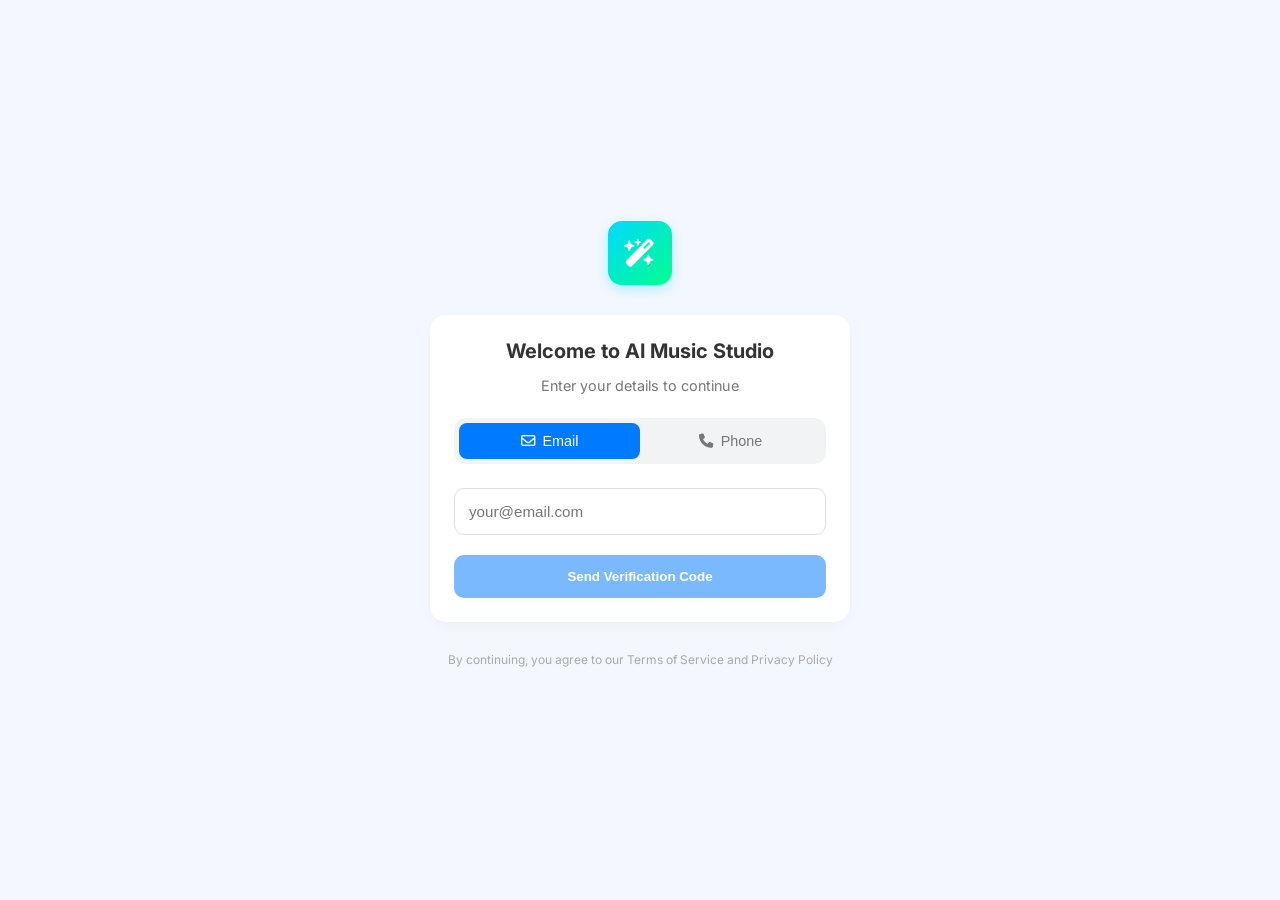
<file: templates/login.html>
<!DOCTYPE html>
<html lang="en">
<head>
    <meta charset="UTF-8">
    <meta name="viewport" content="width=device-width, initial-scale=1.0">
    <title>Login | AI Music Studio</title>
    <link href="https://fonts.googleapis.com/css2?family=Inter:wght@400;500;600&display=swap" rel="stylesheet">
    <link rel="stylesheet" href="https://cdnjs.cloudflare.com/ajax/libs/font-awesome/6.4.0/css/all.min.css">
    <link rel="stylesheet" href="/static/style.css">
</head>
<body>
    <div class="login-container">
    <div class="login-wrapper">
        <div class="logo-box">
            <i class="fa-solid fa-wand-magic-sparkles"></i>
        </div>
        
        <div class="card">
            <div id="step-login">
                <h2>Welcome to AI Music Studio</h2>
                <p class="subtitle" id="login-subtitle">Enter your details to continue</p>

                <div class="toggle-nav">
                    <button class="toggle-item active" id="btn-email">
                        <i class="fa-regular fa-envelope"></i> Email
                    </button>
                    <button class="toggle-item" id="btn-phone">
                        <i class="fa-solid fa-phone"></i> Phone
                    </button>
                </div>

                <input type="text" id="main-input" class="input-field" placeholder="your@email.com">
                <button class="btn-primary" id="send-code-btn">Send Verification Code</button>
            </div>

            <div id="step-verify" class="hidden">
                <h2>Welcome to AI Music Studio</h2>
                <p class="subtitle">Enter the verification code</p>

                <div class="otp-grid">
                    <input type="text" maxlength="1" class="otp-box">
                    <input type="text" maxlength="1" class="otp-box">
                    <input type="text" maxlength="1" class="otp-box">
                    <input type="text" maxlength="1" class="otp-box">
                </div>

                <p class="timer-info">Code expires in <span id="timer-val">60s</span></p>
                <button id="resend-btn" class="resend-link">Didn't receive a code? Resend</button>
                <button class="btn-primary" id="verify-btn">Verify & Continue</button>
                <a href="javascript:void(0)" class="back-link" id="change-link">Change email</a>
            </div>
        </div>
        
        <p class="footer-legal">
            By continuing, you agree to our Terms of Service and Privacy Policy
        </p>
    </div>

<script src="/static/script.js"></script>
<script>
// Intercept send-code response to show welcome back message
const origFetch = window.fetch;
window.fetch = async function(...args) {
    const res = await origFetch(...args);
    const url = typeof args[0] === 'string' ? args[0] : args[0].url;

    if (url.includes('/api/auth/send-code')) {
        const clone = res.clone();
        clone.json().then(data => {
            const subtitle = document.getElementById('login-subtitle');
            if (subtitle && data.is_returning) {
                subtitle.textContent = '👋 Welcome back! Enter your verification code';
                subtitle.style.color = '#7c3aed';
                subtitle.style.fontWeight = '600';
            }
        }).catch(() => {});
    }
    return res;
};
</script>
</body>
</html>
</file>
<file: static/style.css>
/* Master Styles for AI Music Studio */
:root {
    --primary-blue: #007bff;
    --light-blue: #7bb9ff;
    --bg-gray: #f4f7fe;
    --card-white: #ffffff;
    --text-dark: #333;
    --text-gray: #777;
}

/* This centers the entire login wrapper on the screen */
body {
    margin: 0;
    padding: 0;
    background-color: var(--bg-gray);
    font-family: 'Inter', sans-serif;
    min-height: 100vh;
}

.hidden { 
    display: none !important;
    visibility: hidden !important;
    opacity: 0 !important;
 }

/* --- 3. Studio Dashboard Layout --- */
.app-container {
    display: flex; /* This forces Sidebar and Content to be side-by-side */
    height: 100vh;
    width: 100vw;
    overflow: hidden;
}

.sidebar {
    width: 80px;
    background: var(--card-white);
    transition: background-color 0.3s;
    display: flex;
    flex-direction: column;
    align-items: center;
    padding: 20px 0;
    border-right: 1px solid #eee;
    flex-shrink: 0; /* Prevents the sidebar from squishing */
    height: 100vh;
    position: fixed;
    top: 0;
    left: 0;
    z-index: 1001;
}

.sidebar .logo-box {
    margin: 20px auto 40px; /* Centers and adds spacing below logo */
    transform: scale(0.8); /* Shrinks it slightly for the narrow sidebar */
}

.content {
    flex: 1;
    padding: 40px;
    padding-bottom: 200px;
    margin-left: 80px;
    overflow-y: auto;
    display: flex;
    flex-direction: column;
    width: calc(100% - 80px);
    box-sizing: border-box;
}

.nav-menu {
    display: flex;
    flex-direction: column;
    align-items: center;
    width: 100%;
    gap: 25px;
    margin-top: 50px;
    flex: 1;
}

/* Optional: Add an animation for when it appears */
.player-bar:not(.hidden) {
    display: flex !important;
}

@keyframes slideUp {
    from { transform: translateY(100%); }
    to { transform: translateY(0); }
}

#logout-btn:hover {
    color: #cc0000 !important;
    transform: scale(1.1);
}

#logout-btn {
    /* Set color and font-size once */
    color: #ff4d4d; 
    font-size: 22px;
    background: none;
    border: none;
    cursor: pointer;
    transition: transform 0.2s ease, color 0.2s ease;
    padding: 5px 0;
}

/* Ensure the Dark Mode button looks good below Logout */
#theme-toggle {
    font-size: 22px;
    background: none;
    border: none;
    cursor: pointer;
    color: var(--text-gray);
    transition: transform 0.2s ease, color 0.2s ease;
    width: 40px;
    text-align: center;
    padding: 5px 0;
}

#theme-toggle:hover {
    transform: scale(1.1);
    color: var(--primary-blue);
}

body.dark-theme #theme-toggle {
    border-top-color: #334155;
    color: #ffb142;
}

body.dark-theme #logout-btn {
    color: #ff6b6b;
}

.nav-menu button {
    background: none;
    border: none;
    font-size: 22px;
    color: var(--text-gray);
    cursor: pointer;
    transition: color 0.3s;
}

.nav-menu button:hover, .nav-menu button.active {
    color: var(--primary-blue);
}

/* The Login Card */
.card {
   background: var(--card-white);
    padding: 24px;
    border-radius: 16px;
    box-shadow: 0 4px 12px rgba(0, 0, 0, 0.03);
    margin-bottom: 24px;
}

.input-card{
    background: var(--card-white);
    padding: 24px;
    border-radius: 16px;
    box-shadow: 0 4px 12px rgba(0, 0, 0, 0.03);
    margin-bottom: 24px;
    display: flex;
    flex-direction: column;
}

.mixer-card {
    background: var(--card-white);
    padding: 24px;
    border-radius: 16px;
    box-shadow: 0 4px 12px rgba(0, 0, 0, 0.03);
    margin-bottom: 24px;
}

/* AI Generated Track Styling */
.output-card {
    background: white;
    padding: 24px;
    border-radius: 16px;
    box-shadow: 0 4px 12px rgba(0,0,0,0.05);
    margin-top: 20px;
}

.discovery-card {
    flex: 1;
    background: var(--card-white);
    padding: 24px;
    border-radius: 16px;
    text-align: center;
    box-shadow: 0 4px 12px rgba(0,0,0,0.03);
}

h2 { font-size: 1.25rem; color: var(--text-dark); margin-top: 0; margin-bottom: 8px; }
h3 { font-size: 1rem; font-weight: 600; color: var(--text-dark); margin-top: 0; margin-bottom: 16px; }
.subtitle { font-size: 0.9rem; color: var(--text-gray); margin-bottom: 24px; }

/* --- 2. Separate Login Centering --- */
.login-container {
    display: flex;
    justify-content: center;
    align-items: center;
    height: 100vh;
    width: 100%;
}

.login-wrapper {
    width: 100%;
    max-width: 420px;
    text-align: center;
}

/* Logo styling with the gradient from your reference */
.logo-box {
    width: 64px;
    height: 64px;
    background: linear-gradient(135deg, #00d9ff, #00ff8c);
    border-radius: 14px;
    display: flex;
    align-items: center;
    justify-content: center;
    margin: 0 auto 30px;
    color: white;
    font-size: 28px;
    box-shadow: 0 4px 12px rgba(0, 217, 255, 0.3);
}

/* Toggle Navigation */
.toggle-nav {
    display: flex;
    background: #f1f3f5;
    padding: 5px;
    border-radius: 12px;
    margin-bottom: 24px;
}

.toggle-item {
    flex: 1;
    padding: 10px;
    border: none;
    border-radius: 8px;
    cursor: pointer;
    font-size: 0.9rem;
    font-weight: 500;
    background: transparent;
    color: var(--text-gray);
    display: flex;
    align-items: center;
    justify-content: center;
    gap: 8px;
}

.toggle-item.active {
    background: var(--primary-blue);
    color: white;
}

/* Input Fields */
.input-field {
    width: 100%;
    padding: 14px;
    border: 1px solid #e0e0e0;
    border-radius: 10px;
    font-size: 0.95rem;
    margin-bottom: 20px;
    box-sizing: border-box;
}

/* --- Add these to fix the OTP boxes layout --- */
.otp-grid {
    display: flex;
    justify-content: center;
    gap: 12px;
    margin-bottom: 24px;
}

.otp-box {
    width: 50px;
    height: 50px;
    text-align: center;
    border: 1.5px solid #e0e0e0;
    border-radius: 10px;
    font-size: 1.2rem;
    font-weight: 600;
    outline: none;
    background: white;
}

/* Enhancing the OTP box focus for a better typing experience */
.otp-box:focus {
    border-color: var(--primary-blue);
    background-color: rgba(0, 123, 255, 0.05);
}

/* Styling for the Resend Code button */
.resend-link {
    background: none;
    border: none;
    color: var(--primary-blue);
    font-size: 0.85rem;
    font-weight: 500;
    cursor: pointer;
    margin-top: 10px;
    margin-bottom: 20px;
    text-decoration: none; /* Removed underline for a cleaner look */
    display: block;
    width: 100%;
}

/* Primary Blue Button */
.btn-primary {
    width: 100%;
    padding: 14px;
    background-color: var(--light-blue);
    color: white;
    border: none;
    border-radius: 10px;
    font-weight: 600;
    cursor: pointer;
    transition: background 0.2s;
}

/* --- STUDIO & GENERATOR --- */
.workspace {
    display: flex; 
    gap: 30px;
    margin-top: 30px;
}

.generator-settings {
    flex: 2; /* Takes up more space */
}

.mixer-panel {
    flex: 1; /* Sidebar mixer */
    position: sticky;
    top: 20px;
}

.input-card textarea {
    width: 100%;
    min-height: 120px;
    padding: 16px;
    border: 1.5px solid #eee;
    border-radius: 12px;
    resize: none;
    font-family: inherit;
    font-size: 0.95rem;
    background: #fafafa;
    outline: none;
    margin-bottom: 16px; /* Spacing between box and buttons */
    box-sizing: border-box; /* Prevents overflow */
    transition: border-color 0.2s;
}

/* Instrument Chips */
.instrument-list {
    display: flex;
    flex-wrap: wrap;
    gap: 10px;
}

.instrument-chip {
    padding: 8px 16px;
    border-radius: 20px;
    border: 1px solid var(--border-gray);
    background: white;
    cursor: pointer;
    transition: all 0.2s;
}

.instrument-chip.selected {
    background: var(--primary-blue);
    color: white;
    border-color: var(--primary-blue);
}

.instrument-chip.active {
  background: #7c3aed;
  color: #fff;
  border-color: #7c3aed;
}

#duration-slider {
    width: 100%; height: 6px; background: #e9ecef; border-radius: 5px;
    appearance: none; outline: none;
}
#duration-slider::-webkit-slider-thumb {
    appearance: none; width: 18px; height: 18px;
    background: var(--primary-blue); border-radius: 50%; cursor: pointer;
}

/* Make the big generate button stand out */
.main-generate-btn {
    width: 100%;
    padding: 16px;
    background: var(--primary-blue);
    color: white;
    border: none;
    border-radius: 12px;
    font-weight: 600;
    font-size: 1rem;
    cursor: pointer;
    margin-bottom: 30px;
    transition: transform 0.2s, background 0.2s;
    box-shadow: 0 4px 15px rgba(0, 123, 255, 0.2);
}

.main-generate-btn:hover {
    background: #0056b3;
    transform: translateY(-2px);
}

/* Professional Vertical Mixer Faders */
.faders {
    display: flex;
    justify-content: space-around;
    align-items: center;
    height: 250px; /* Height of the mixing board area */
    background: var(--card-white);
    border-radius: 12px;
    padding: 20px;
}

.fader-group {
    display: flex;
    flex-direction: column;
    align-items: center;
    gap: 15px;
}

.fader-group label {
    font-size: 0.75rem;
    font-weight: 600;
    color: var(--text-gray);
    text-transform: uppercase;
}

/* Customizing the slider look */
.v-fader {
    -webkit-appearance: slider-vertical;
    appearance: slider-vertical;
    width: 20px;
    height: 180px;
    background: #e2e8f0; /* The "track" of the slider */
    border-radius: 5px;
    outline: none;
    writing-mode: bt-lr; /* For browser compatibility */
    cursor: pointer;
}

/* The "Thumb" - The part the user grabs */
.v-fader::-webkit-slider-thumb {
    -webkit-appearance: none;
    appearance: none;
    width: 28px;
    height: 14px;
    background: var(--primary-blue);
    border: 2px solid white;
    border-radius: 4px;
    box-shadow: 0 2px 5px rgba(0, 0, 0, 0.2);
    cursor: pointer;
}

/* --- Discovery Hub Layout --- */
.discovery-grid {
    display: flex;
    gap: 24px;
    margin-bottom: 30px;
}

.discovery-card { flex: 1; text-align: center; }

/* Hum to Search Section */
.record-circle {
    width: 80px;
    height: 80px;
    background: #f0f7ff; /* Soft blue background */
    color: var(--primary-blue); /* Studio blue icon */
    border-radius: 50%;
    display: flex;
    align-items: center;
    justify-content: center;
    font-size: 32px;
    margin: 20px auto;
    cursor: pointer;
    transition: all 0.3s ease;
    border: 2px solid transparent;
}

.record-circle:hover {
    transform: scale(1.05);
    border-color: var(--light-blue);
    background: #e1efff;
}

/* Lyric Search Box */
.search-box {
    display: flex;
    gap: 10px;
    margin: 20px 0;
}

.search-box input {
    flex: 1;
    padding: 12px;
    border: 1.5px solid var(--border-gray);
    border-radius: 10px;
    outline: none;
    background: var(--card-white);
    color: var(--text-dark);
}

/* Results Container */
.results-container {
    background: var(--card-white);
    border-radius: 16px;
    padding: 24px;
    box-shadow: 0 4px 12px rgba(0,0,0,0.03);
    min-height: 160px;
    /* Let the container grow naturally to wrap ALL results */
    height: auto;
    flex-shrink: 0;
    display: flex;
    flex-direction: column;
    overflow: visible;
    /* Ensure bottom padding so last result isn't clipped by player bar */
    margin-bottom: 20px;
}

.results-placeholder {
    display: flex;
    flex-direction: column;
    align-items: center;
    justify-content: center;
    flex: 1;
    padding: 40px 0;
    color: var(--text-gray);
    text-align: center;
}

.results-placeholder i {
    font-size: 48px;
    color: var(--light-blue);
    margin-bottom: 16px;
}

.results-placeholder h3 { margin: 0 0 8px; }
.results-placeholder p  { margin: 0; font-size: 0.9rem; }

.search-results-list h3 { margin: 0 0 16px; }

/* Track List Styling */
.track-item {
    display: flex;
    align-items: center;
    padding: 14px 16px;
    background: var(--card-white);
    border: 1px solid var(--border-gray);
    border-radius: 14px;
    margin-bottom: 10px;
    cursor: pointer;
    transition: all 0.2s;
    gap: 14px;
}

.track-item:hover { 
    background: #f0f7ff; 
    border-color: var(--light-blue);
    transform: translateY(-1px);
    box-shadow: 0 4px 12px rgba(0,120,255,0.08);
}

.track-actions {
    display: flex;
    gap: 8px;
    flex-shrink: 0;
}

.track-action-btn {
    background: none;
    border: 1px solid var(--border-gray);
    border-radius: 8px;
    width: 44px;
    height: 44px;
    cursor: pointer;
    color: var(--text-gray);
    transition: all 0.2s;
    display: flex;
    align-items: center;
    justify-content: center;
    font-size: 1.1rem;
}

.track-action-btn:hover {
    background: var(--primary-blue);
    color: white;
    border-color: var(--primary-blue);
}

/* YouTube brand color */
.track-action-btn[title="Search on YouTube"] {
    color: #FF0000;
    border-color: #FF0000;
}
.track-action-btn[title="Search on YouTube"]:hover {
    background: #FF0000;
    color: white;
    border-color: #FF0000;
}

/* Spotify brand color */
.track-action-btn[title="Search on Spotify"] {
    color: #1DB954;
    border-color: #1DB954;
}
.track-action-btn[title="Search on Spotify"]:hover {
    background: #1DB954;
    color: white;
    border-color: #1DB954;
}

/* --- Global Player Bar --- */
.player-bar {
    position: fixed;
    bottom: 0;
    left: 80px;
    width: calc(100% - 80px);
    background: var(--card-white);
    transition: background-color 0.3s, transform 0.4s ease-out;
    border-top: 1px solid #eee;
    display: flex;
    align-items: center;/* Increase the second number (80px) to move everything left */
    padding: 15px 40px; 
    gap: 30px;
    z-index: 1000;
    justify-content: space-between;
    box-sizing: border-box; /* Ensures padding doesn't break the width */
}

.sidebar {
    width: 80px;
    background: var(--card-white);
    transition: background-color 0.3s;
    display: flex;
    flex-direction: column;
    align-items: center;
    padding: 20px 0;
    border-right: 1px solid #eee;
    height: 100vh;
    position: fixed; /* Fixed so it never moves */
    left: 0;
    top: 0;
    z-index: 1001; /* Stays above the player bar */
}

.now-playing { width: 300px; display: flex; gap: 15px; align-items: center; }
.player-controls { flex: 1; text-align: center; max-width: 600px; }
.main-controls { display: flex; justify-content: center; gap: 20px; margin-bottom: 5px; }

.progress-slider, .volume-slider { 
    -webkit-appearance: none;
    flex: 1;
    height: 4px;
    background: #e2e8f0;
    border-radius: 5px;
    outline: none;
}

.progress-slider::-webkit-slider-thumb {
    -webkit-appearance: none;
    width: 12px;
    height: 12px;
    background: var(--primary-blue);
    border-radius: 50%;
    cursor: pointer;
}

.volume-controls { 
    width: 200px; 
    display: flex; 
    align-items: center; 
    justify-content: flex-end;
    gap: 12px; 
    margin-left: auto; 
    padding-right: 20px;}

.btn-primary:hover { background-color: var(--primary-blue); }



.input-card textarea:focus {
    border-color: var(--primary-blue);
}

input[type="range"]#duration-slider {
    width: 100%;
    height: 6px;
    background: #e9ecef;
    border-radius: 5px;
    appearance: none;
    outline: none;
}

input[type="range"]#duration-slider::-webkit-slider-thumb {
    appearance: none;
    width: 18px;
    height: 18px;
    background: var(--primary-blue);
    border-radius: 50%;
    cursor: pointer;
}

/* Professional Reset Button Styling */
.reset-btn {
    width: 100%;
    margin-top: 24px;
    padding: 12px;
    background: #f1f3f5;
    color: var(--text-gray);
    border: none;
    border-radius: 10px;
    font-weight: 600;
    font-size: 0.85rem;
    cursor: pointer;
    transition: all 0.2s ease;
}

.reset-btn:hover {
    background: #e9ecef;
    color: var(--text-dark);
}

.reset-btn:active {
    transform: scale(0.98);
}

/* --- Add these to fix the "Change email" link styling --- */
.back-link {
    display: inline-block;
    margin-top: 20px;
    color: var(--text-gray);
    font-size: 0.85rem;
    text-decoration: none;
    cursor: pointer;
    transition: color 0.2s;
}

.back-link:hover {
    color: var(--primary-blue);
    text-decoration: underline;
}

.timer-info {
    margin-bottom: 15px;
    font-size: 0.9rem;
    color: var(--text-gray);
}

#timer-val {
    color: var(--primary-blue);
    font-weight: 600;
}

.resend-link:hover {
    text-decoration: underline;
    color: var(--light-blue);
}

/* --- Professional Volume Slider --- */
.volume-controls {
    display: flex;
    align-items: center;
    gap: 12px;
    width: 200px;
}

.volume-controls i {
    color: var(--text-gray);
    font-size: 0.9rem;
}

.volume-slider {
    -webkit-appearance: none;
    width: 100%;
    height: 4px;
    background: #e2e8f0;
    border-radius: 5px;
    outline: none;
}

/* The clickable dot (Thumb) */
.volume-slider::-webkit-slider-thumb {
    -webkit-appearance: none;
    appearance: none;
    width: 14px;
    height: 14px;
    background: var(--primary-blue);
    border: 2px solid white;
    border-radius: 50%;
    cursor: pointer;
    box-shadow: 0 2px 4px rgba(0, 0, 0, 0.1);
}

.volume-slider::-moz-range-thumb {
    width: 14px;
    height: 14px;
    background: var(--primary-blue);
    border: 2px solid white;
    border-radius: 50%;
    cursor: pointer;
}

.v-fader::-moz-range-thumb {
    width: 24px;
    height: 36px;
    background: var(--primary-blue);
    border: 3px solid white;
    border-radius: 6px;
    box-shadow: 0 4px 10px rgba(0, 123, 255, 0.3);
    cursor: pointer;
}

.input-card h3, .mixer-card h3 {
    font-size: 1rem;
    font-weight: 600;
    margin-top: 0;
    color: var(--text-dark);
    margin-bottom: 16px;
}

.track-info {
    display: flex;
    align-items: center;
    gap: 15px;
    margin-bottom: 20px;
}

.album-art {
    width: 60px;
    height: 60px;
    background: linear-gradient(135deg, #00d9ff, #00ff8c);
    border-radius: 12px;
    display: flex;
    align-items: center;
    justify-content: center;
    color: white;
    font-weight: bold;
    font-size: 1.2rem;
}

.action-buttons {
    display: flex;
    gap: 10px;
}

.play-btn, .download-btn {
    padding: 10px 20px;
    border-radius: 8px;
    border: 1px solid #eee;
    background: #f8f9fa;
    cursor: pointer;
    font-weight: 500;
    transition: 0.2s;
}

.play-btn:hover, .download-btn:hover {
    background: #e9ecef;
}

/* Prompt Tools (Enhance/Voice buttons) */
.prompt-tools {
    display: flex;
    gap: 12px;
}

.prompt-tools button {
    padding: 8px 14px;
    background: #f1f3f5;
    border: none;
    border-radius: 8px;
    font-size: 0.85rem;
    font-weight: 500;
    cursor: pointer;
    transition: background 0.2s;
}

.prompt-tools button:hover {
    background: #e9ecef;
}

.footer-legal { margin-top: 30px; font-size: 0.75rem; color: #aaa; }
.hidden { display: none !important; }

.discovery-card h3 { margin-top: 0; font-size: 1.1rem; }

/* Hum to Search Section */
.record-circle {
    width: 80px;
    height: 80px;
    background: #f0f7ff; /* Soft blue background */
    color: var(--primary-blue); /* Studio blue icon */
    border-radius: 50%;
    display: flex;
    align-items: center;
    justify-content: center;
    font-size: 32px;
    margin: 20px auto;
    cursor: pointer;
    transition: all 0.3s ease;
    border: 2px solid transparent;
}

.record-circle:hover {
    transform: scale(1.05);
    border-color: var(--light-blue);
    background: #e1efff;
}

/* Style the placeholder search message */
#start-searching-msg i {
    color: var(--light-blue);
    font-size: 48px;
    margin-bottom: 20px;
}

.btn-search {
    padding: 10px 20px;
    background: var(--primary-blue);
    color: white;
    border: none;
    border-radius: 10px;
    cursor: pointer;
}

.track-art {
    width: 52px;
    height: 52px;
    background: linear-gradient(135deg, #00d9ff, #00ff8c);
    border-radius: 10px;
    display: flex;
    align-items: center;
    justify-content: center;
    color: white;
    font-weight: bold;
    font-size: 1.1rem;
    flex-shrink: 0;
}

.track-details { 
    flex: 1; 
    min-width: 0;
}
.track-details strong { 
    display: block; 
    font-size: 0.95rem; 
    color: var(--text-dark);
    margin-bottom: 3px;
    white-space: nowrap;
    overflow: hidden;
    text-overflow: ellipsis;
}
.track-details .track-meta { 
    font-size: 0.8rem; 
    color: var(--text-gray);
    display: block;
    margin-bottom: 2px;
}
.track-details .track-desc { 
    font-size: 0.75rem; 
    color: #aaa;
    display: block;
    white-space: nowrap;
    overflow: hidden;
    text-overflow: ellipsis;
}

.player-art { width: 40px; height: 40px; background: #eee; border-radius: 6px; font-size: 0.6rem; text-align: center; line-height: 40px; }


.main-controls { display: flex; justify-content: center; gap: 20px; margin-bottom: 5px; }
.main-controls button { background: none; border: none; font-size: 1.2rem; cursor: pointer; }
.progress-container { display: flex; align-items: center; gap: 10px; font-size: 0.75rem; color: #777; }

.volume-slider { width: 80px; }

/* Pulse animation for humming */
.record-circle.active {
    animation: pulse 1.5s infinite;
    background: #ff4d4d;
    color: white;
}

@keyframes pulse {
    0% { box-shadow: 0 0 0 0 rgba(255, 77, 77, 0.4); }
    70% { box-shadow: 0 0 0 20px rgba(255, 77, 77, 0); }
    100% { box-shadow: 0 0 0 0 rgba(255, 77, 77, 0); }
}

/* Mock Waveform Styling */
.waveform-mock {
    height: 30px;
    width: 100%;
    background: repeating-linear-gradient(90deg, #eee 0px, #eee 2px, transparent 2px, transparent 4px);
    border-radius: 4px;
}

/* --- Profile Page Layout --- */
.profile-layout {
    display: flex;
    flex-direction: column;
    gap: 30px;
}

.user-card {
    display: flex;
    align-items: center;
    gap: 25px;
    background: var(--card-white);
    padding: 30px;
    border-radius: 20px;
}

.profile-avatar {
    width: 100px;
    height: 100px;
    background: linear-gradient(135deg, var(--primary-blue), var(--light-blue));
    border-radius: 50%;
    display: flex;
    align-items: center;
    justify-content: center;
    color: white;
    font-size: 2rem;
    font-weight: 600;
}

.user-details h2 { margin-bottom: 5px; }
.user-details p { color: var(--text-gray); margin: 0; }

/* Stats Grid */
.stats-grid {
    display: grid;
    grid-template-columns: repeat(4, 1fr);
    gap: 20px;
}

.stat-item {
    background: white;
    padding: 20px;
    border-radius: 16px;
    text-align: center;
    border-bottom: 4px solid #eee;
}

.stat-item.pink { border-color: #ff7eb9; }
.stat-item.blue { border-color: var(--primary-blue); }
.stat-item.orange { border-color: #ffb142; }
.stat-item.green { border-color: #2ecc71; }

/* History Table */
.history-table {
    width: 100%;
    border-collapse: collapse;
    background: white;
    border-radius: 16px;
    overflow: hidden;
}

.history-table th, .history-table td {
    padding: 15px 20px;
    text-align: left;
    border-bottom: 1px solid #f4f7fe;
}

.history-table th {
    background: #fafafa;
    font-size: 0.85rem;
    color: var(--text-gray);
    text-transform: uppercase;
}

.table-track { display: flex; align-items: center; gap: 15px; }
.track-icon {
    width: 35px;
    height: 35px;
    background: #f0f7ff;
    border-radius: 8px;
    display: flex;
    align-items: center;
    justify-content: center;
    color: var(--primary-blue);
}

/* Styling for buttons like Edit Profile, Settings, and View All */
.sec-btn, .view-all-btn {
    padding: 8px 16px;
    background: #f1f3f5;
    color: var(--text-dark);
    border: 1px solid #e0e0e0;
    border-radius: 8px;
    font-size: 0.85rem;
    font-weight: 500;
    cursor: pointer;
    display: flex;
    align-items: center;
    gap: 8px;
    transition: all 0.2s;
}

.sec-btn:hover, .view-all-btn:hover {
    background: #e9ecef;
    border-color: #ced4da;
}

/* Table Action Buttons (Play/Download) */
.table-actions {
    display: flex;
    gap: 10px;
}

.table-actions button {
    width: 32px;
    height: 32px;
    display: flex;
    align-items: center;
    justify-content: center;
    background: #f8f9fa;
    border: 1px solid #eee;
    border-radius: 6px;
    color: var(--primary-blue);
    cursor: pointer;
    transition: 0.2s;
}

.table-actions button:hover {
    background: var(--primary-blue);
    color: white;
    border-color: var(--primary-blue);
}

/* History Header Layout */
.history-header {
    display: flex;
    justify-content: space-between;
    align-items: center;
    margin-bottom: 20px;
}

/* --- Professional Profile Components --- */
.sec-btn, .view-all-btn {
    padding: 10px 20px;
    background: #f8f9fa;
    border: 1px solid var(--border-gray);
    border-radius: 10px;
    color: var(--text-dark);
    font-size: 0.85rem;
    font-weight: 600;
    cursor: pointer;
    transition: all 0.2s ease;
    display: flex;
    align-items: center;
    gap: 10px;
}

.sec-btn:hover, .view-all-btn:hover {
    background: #eef2f7;
    border-color: var(--light-blue);
    color: var(--primary-blue);
}

/* History Table Actions */
.table-actions button {
    width: 36px;
    height: 36px;
    background: white;
    border: 1.5px solid #f0f0f0;
    border-radius: 8px;
    color: var(--text-gray);
    cursor: pointer;
    transition: 0.3s;
}

.table-actions button:hover {
    background: var(--primary-blue);
    color: white;
    border-color: var(--primary-blue);
    box-shadow: 0 4px 10px rgba(0, 123, 255, 0.2);
}

/* --- Space between Profile Buttons --- */
.profile-actions {
    display: flex;
    gap: 15px; /* This creates the exact space you need between the buttons */
    margin-top: 15px; /* Adds space above the buttons if needed */
}

/* Ensure buttons don't have default browser margins that interfere */
.sec-btn {
    margin: 0; 
}

/* --- Optimized Dark Mode (Softer Tones) --- */
body.dark-theme {
    --bg-gray: #0f172a;      /* Lightened Navy-Slate background */
    --card-white: #252d3d;   /* Lighter Slate for cards */
    --text-dark: #f8fafc;    /* Clean white text */
    --text-gray: #94a3b8;    /* Muted blue-gray text */
    --border-gray: #334155;  /* Subtle dark border */
}

/* Fix for the white boxes in the profile screenshot */
body.dark-theme .stat-item, 
body.dark-theme .user-card,
body.dark-theme .history-table {
    background: var(--card-white);
    color: var(--text-dark);
}

/* Make sure table rows don't stay white */
body.dark-theme .history-table tr {
    background: transparent;
}

body.dark-theme .history-table th {
    background: #2d3748; /* Slightly darker header for the table */
    color: var(--text-gray);
}

/* --- Fix for Invisible Buttons in Dark Mode --- */
body.dark-theme .sec-btn, 
body.dark-theme .view-all-btn,
body.dark-theme .table-actions button {
    background: #334155; /* Darker gray-blue */
    color: #f8fafc;      /* Light text */
    border-color: #475569;
}

body.dark-theme .sec-btn:hover, 
body.dark-theme .view-all-btn:hover {
    background: #475569;
    color: var(--light-blue);
}

/* Ensure the text inside stat items is visible */
body.dark-theme .stat-item h3 {
    color: var(--text-dark);
}

body.dark-theme .stat-item p {
    color: var(--text-gray);
}

body.dark-theme h1 {
    color: #ffffff;
}

body.dark-theme .header p {
    color: var(--text-gray);
}

/* --- Index & Discovery Specific Fixes --- */
body.dark-theme .sidebar, 
body.dark-theme .player-bar {
    background: #1e293b; 
    border-color: var(--border-gray);
}

/* Workspace & Discovery Cards */
body.dark-theme .input-card, 
body.dark-theme .mixer-card, 
body.dark-theme .output-card,
body.dark-theme .discovery-card {
    background: var(--card-white);
    color: var(--text-dark);
}

/* Input Fields (Textarea & Search Box) */
body.dark-theme textarea, 
body.dark-theme input[type="text"] {
    background: #0f172a;
    color: white;
    border-color: var(--border-gray);
}

/* Mixer Background Fix */
body.dark-theme .faders {
    background: #1e293b;
}

/* Track List in Discovery */
body.dark-theme .track-item {
    background: #1e293b;
    border: 1px solid var(--border-gray);
}
body.dark-theme .track-item:hover {
    background: #334155;
}

/* --- Discovery Hub Dark Mode Fixes --- */
body.dark-theme .results-placeholder h3 {
    color: #ffffff !important; /* Makes 'Start Searching' pure white */
}

body.dark-theme .results-placeholder p {
    color: #cbd5e1 !important; /* Makes secondary text a light slate gray */
}

body.dark-theme .results-placeholder i {
    color: #60a5fa !important; /* Brightens the magnifying glass icon */
}

/* Ensure the lyric search hint is also visible */
body.dark-theme .search-hint {
    color: #94a3b8;
}

/* --- Index Page Dark Mode Fixes --- */
body.dark-theme .track-info h4 {
    color: #ffffff !important; /* Forces "AI Generated Track" to pure white */
}

body.dark-theme .track-info p {
    color: #94a3b8; /* Soft blue-gray for "Prompt:" label */
}

body.dark-theme #prompt-preview {
    color: #f8fafc; /* Brighter white for the actual user prompt text */
}

/* Ensure the output card background matches the soft dark tone */
body.dark-theme #generated-track-container {
    background: var(--card-white);
    border: 1px solid var(--border-gray);
}

body.dark-theme #display-name{
    color: #ffffff !important;
}

body.dark-theme #display-email {
    color: var(--text-gray) !important;
}

/* Forces "Reset Levels" text to black in Dark Mode */
body.dark-theme .reset-btn {
    color: #000000 !important;
}

/* Optional: Improve contrast on hover in Dark Mode */
body.dark-theme .reset-btn:hover {
    background: #e2e8f0; /* Slightly darker gray on hover */
    color: #000000 !important;
}

/* --- Modernized Modals --- */
.modal {
    position: fixed;
    top: 0; left: 0;
    width: 100%; height: 100%;
    background: rgba(15, 23, 42, 0.7); /* Darker overlay */
    backdrop-filter: blur(8px); /* Professional blur effect */
    display: flex;
    justify-content: center;
    align-items: center;
    z-index: 2000;
    animation: fadeIn 0.3s ease;
}

.modal-content {
    background: var(--card-white);
    padding: 35px;
    border-radius: 24px;
    width: 420px;
    text-align: center;
    box-shadow: 0 20px 40px rgba(0, 0, 0, 0.2);
    border: 1px solid rgba(255, 255, 255, 0.1);
    transform: translateY(0);
    animation: slideUp 0.4s cubic-bezier(0.175, 0.885, 0.32, 1.275);
}

/* Modal Animations */
@keyframes fadeIn { from { opacity: 0; } to { opacity: 1; } }
@keyframes slideUp { from { transform: translateY(30px); opacity: 0; } to { transform: translateY(0); opacity: 1; } }

/* Improved Settings Row */
.settings-option {
    display: flex;
    justify-content: space-between;
    align-items: center;
    padding: 12px 0;
    border-bottom: 1px solid var(--border-gray);
    color: var(--text-dark);
}

.settings-option:last-of-type { border-bottom: none; }

.edit-avatar-section {
    display: flex;
    flex-direction: column;
    align-items: center;
    gap: 15px;
    margin-bottom: 20px;
}

.modal-actions {
    display: flex;
    gap: 10px;
    margin-top: 20px;
}

.settings-option {
    display: flex;
    justify-content: space-between;
    align-items: center;
    margin-bottom: 15px;
    color: var(--text-dark);
}

.settings-divider {
    height: 1px;
    background: var(--border-gray);
    margin: 20px 0;
}

.danger-zone {
    text-align: left;
    padding: 15px;
    border: 1px solid #ff4d4d;
    border-radius: 12px;
    background: rgba(255, 77, 77, 0.05);
}

.danger-zone h4 {
    color: #ff4d4d;
    margin: 0 0 5px 0;
}

.danger-zone p {
    font-size: 0.8rem;
    color: var(--text-gray);
    margin-bottom: 15px;
}

.btn-danger {
    width: 100%;
    padding: 12px;
    background-color: #ff4d4d;
    color: white;
    border: none;
    border-radius: 10px;
    font-weight: 600;
    cursor: pointer;
    transition: background 0.2s;
}

.btn-danger:hover {
    background-color: #cc0000;
}

/* --- Modern Toggle Switch --- */
.switch {
    position: relative;
    display: inline-block;
    width: 44px;
    height: 22px;
}

/* Hide default checkbox */
.switch input {
    opacity: 0;
    width: 0;
    height: 0;
}

/* The slider track */
.slider {
    position: absolute;
    cursor: pointer;
    top: 0; left: 0; right: 0; bottom: 0;
    background-color: #ccc;
    transition: .4s;
}

/* The sliding circle (Thumb) */
.slider:before {
    position: absolute;
    content: "";
    height: 16px;
    width: 16px;
    left: 3px;
    bottom: 3px;
    background-color: white;
    transition: .4s;
}

/* Track color when ON */
input:checked + .slider {
    background-color: var(--primary-blue);
}

/* Move circle when ON */
input:checked + .slider:before {
    transform: translateX(22px);
}

/* Rounded sliders */
.slider.round {
    border-radius: 34px;
}

.slider.round:before {
    border-radius: 50%;
}

/* ── PASTE THESE AT THE BOTTOM OF YOUR style.css ── */

/* ═══════════════════════════════════════════════════
   LOADING SCREEN
═══════════════════════════════════════════════════ */
#ai-loading-screen {
  display: none;
  position: fixed; inset: 0;
  background: rgba(10, 10, 20, 0.92);
  backdrop-filter: blur(8px);
  z-index: 10000;
  justify-content: center;
  align-items: center;
  flex-direction: column;
}
.loading-inner {
  text-align: center;
  color: #fff;
  padding: 40px;
}
.loading-inner h2 { font-size: 1.8rem; margin: 24px 0 8px; }
.loading-inner p  { color: #aaa; margin: 0 0 24px; }
.loading-hint     { font-size: .78rem !important; color: #666 !important; margin-top: 16px !important; }

/* Animated music bars */
.music-bars {
  display: flex; align-items: flex-end;
  justify-content: center; gap: 6px; height: 60px;
}
.music-bars span {
  display: block; width: 8px; border-radius: 4px;
  background: linear-gradient(180deg, #7c3aed, #a78bfa);
  animation: bar-bounce 1s ease-in-out infinite;
}
.music-bars span:nth-child(1) { height: 20px; animation-delay: 0s;    }
.music-bars span:nth-child(2) { height: 40px; animation-delay: .15s;  }
.music-bars span:nth-child(3) { height: 56px; animation-delay: .3s;   }
.music-bars span:nth-child(4) { height: 40px; animation-delay: .45s;  }
.music-bars span:nth-child(5) { height: 20px; animation-delay: .6s;   }
@keyframes bar-bounce {
  0%, 100% { transform: scaleY(0.4); opacity: .6; }
  50%       { transform: scaleY(1.0); opacity: 1;  }
}

/* Progress bar */
.loading-progress {
  width: 280px; height: 4px;
  background: #333; border-radius: 2px;
  margin: 0 auto 8px; overflow: hidden;
}
.loading-bar {
  height: 100%; width: 0%;
  background: linear-gradient(90deg, #7c3aed, #a78bfa);
  border-radius: 2px;
  transition: width 1s ease;
}

/* ═══════════════════════════════════════════════════
   MOOD BOARD
═══════════════════════════════════════════════════ */
.mood-grid {
  display: grid;
  grid-template-columns: repeat(3, 1fr);
  gap: 10px;
  margin-top: 8px;
}
.mood-card {
  display: flex; flex-direction: column;
  align-items: center; gap: 6px;
  padding: 14px 8px;
  border: 2px solid var(--border, #e5e7eb);
  border-radius: 12px;
  background: var(--card-bg, #fff);
  cursor: pointer;
  font-size: .85rem; font-weight: 500;
  transition: all .2s;
}
.mood-card:hover  { border-color: #7c3aed; background: #f5f3ff; }
.mood-card.active { border-color: #7c3aed; background: #ede9fe; color: #7c3aed; }
.mood-emoji       { font-size: 1.6rem; }

/* Dark mode mood cards */
body.dark-theme .mood-card        { background: #1e1e2e; border-color: #333; color: #ddd; }
body.dark-theme .mood-card:hover  { border-color: #7c3aed; background: #2d1f4e; }
body.dark-theme .mood-card.active { border-color: #a78bfa; background: #2d1f4e; color: #a78bfa; }

/* ═══════════════════════════════════════════════════
   GENRE CHIPS
═══════════════════════════════════════════════════ */
.genre-list {
  display: flex; flex-wrap: wrap; gap: 8px; margin-top: 8px;
}
.genre-chip {
  padding: 6px 14px;
  border: 2px solid var(--border, #e5e7eb);
  border-radius: 20px;
  background: transparent;
  cursor: pointer; font-size: .85rem;
  transition: all .2s;
}
.genre-chip:hover  { border-color: #7c3aed; color: #7c3aed; }
.genre-chip.active { border-color: #7c3aed; background: #7c3aed; color: #fff; }

body.dark-theme .genre-chip        { border-color: #444; color: #ccc; }
body.dark-theme .genre-chip:hover  { border-color: #a78bfa; color: #a78bfa; }
body.dark-theme .genre-chip.active { background: #7c3aed; color: #fff; }

/* ═══════════════════════════════════════════════════
   GALLERY GRID
═══════════════════════════════════════════════════ */
.gallery-grid {
  display: grid;
  grid-template-columns: repeat(auto-fill, minmax(280px, 1fr));
  gap: 20px;
  padding: 20px 0;
}
.gallery-card {
  background: var(--card-bg, #fff);
  border: 1px solid var(--border, #e5e7eb);
  border-radius: 16px;
  padding: 20px;
  transition: transform .2s, box-shadow .2s;
}
.gallery-card:hover {
  transform: translateY(-4px);
  box-shadow: 0 8px 24px rgba(124, 58, 237, .15);
}
.gallery-art {
  width: 100%; height: 120px;
  background: linear-gradient(135deg, #7c3aed, #a855f7, #ec4899);
  border-radius: 10px;
  display: flex; align-items: center; justify-content: center;
  font-size: 2.5rem; color: rgba(255,255,255,.7);
  margin-bottom: 12px;
}
.gallery-info {
  display: flex; flex-direction: column; gap: 3px;
  margin-bottom: 10px;
}
.gallery-info strong { font-size: .95rem; }
.gallery-info span   { font-size: .8rem; color: #888; }

body.dark-theme .gallery-card { background: #1a1a2e; border-color: #333; }

/* ── PASTE AT THE BOTTOM OF style.css ── */

/* ═══════════════════════════════════════════════════
   VIDEO DROP ZONE
═══════════════════════════════════════════════════ */
.video-drop-zone {
  border: 2px dashed var(--border, #d1d5db);
  border-radius: 14px;
  padding: 32px 20px;
  text-align: center;
  cursor: pointer;
  transition: all .2s;
  display: flex;
  flex-direction: column;
  align-items: center;
  gap: 8px;
  color: #888;
}
.video-drop-zone:hover {
  border-color: #7c3aed;
  background: #f5f3ff;
}
.video-drop-zone p   { margin: 0; font-size: .9rem; }
.video-drop-zone span{ font-size: .8rem; color: #aaa; }

body.dark-theme .video-drop-zone       { border-color: #444; color: #888; }
body.dark-theme .video-drop-zone:hover { background: #1e1533; border-color: #7c3aed; }

/* ═══════════════════════════════════════════════════
   LANGUAGE CHIPS
═══════════════════════════════════════════════════ */
.language-chips {
  display: flex;
  flex-wrap: wrap;
  gap: 8px;
}
.lang-chip {
  padding: 7px 16px;
  border: 2px solid var(--border, #e5e7eb);
  border-radius: 20px;
  background: transparent;
  cursor: pointer;
  font-size: .85rem;
  transition: all .2s;
}
.lang-chip:hover  { border-color: #7c3aed; color: #7c3aed; }
.lang-chip.active { border-color: #7c3aed; background: #7c3aed; color: #fff; }

body.dark-theme .lang-chip        { border-color: #444; color: #ccc; }
body.dark-theme .lang-chip:hover  { border-color: #a78bfa; color: #a78bfa; }
body.dark-theme .lang-chip.active { background: #7c3aed; color: #fff; }

/* ═══════════════════════════════════════════════════
   LYRICS OUTPUT BOX
═══════════════════════════════════════════════════ */
#lyrics-output {
  white-space: pre-wrap;
  font-family: 'Inter', sans-serif;
  font-size: .9rem;
  line-height: 1.9;
  background: var(--bg, #f9fafb);
  border-radius: 10px;
  padding: 16px;
  max-height: 420px;
  overflow-y: auto;
  border: 1px solid var(--border, #e5e7eb);
}
body.dark-theme #lyrics-output {
  background: #12121e;
  border-color: #333;
  color: #e0e0e0;
}
/* ═══════════════════════════════════════════════════
   COMPLETE DARK THEME - ALL PAGES
═══════════════════════════════════════════════════ */
body.dark-theme {
  background: #0f0f1a !important;
  color: #e0e0e0 !important;
}
body.dark-theme .content,
body.dark-theme main.content {
  background: #0f0f1a !important;
}
body.dark-theme .app-container {
  background: #0f0f1a !important;
}
/* Sidebar */
body.dark-theme .sidebar {
  background: #12121e !important;
  border-color: #2a2a3a !important;
}
body.dark-theme .nav-menu button {
  color: #888 !important;
}
body.dark-theme .nav-menu button:hover {
  color: #a78bfa !important;
  background: #1e1533 !important;
}
/* Header */
body.dark-theme .header h1 { color: #f0f0f0 !important; }
body.dark-theme .header p  { color: #888 !important; }
/* Cards */
body.dark-theme .input-card,
body.dark-theme .mixer-card,
body.dark-theme .output-card,
body.dark-theme .discovery-card,
body.dark-theme .gallery-card,
body.dark-theme .card {
  background: #1a1a2e !important;
  border-color: #2a2a3a !important;
  color: #e0e0e0 !important;
}
body.dark-theme .input-card h3,
body.dark-theme .mixer-card h3,
body.dark-theme .card h3,
body.dark-theme h2, body.dark-theme h3, body.dark-theme h4 {
  color: #f0f0f0 !important;
}
/* Inputs */
body.dark-theme textarea,
body.dark-theme input[type="text"],
body.dark-theme input[type="email"],
body.dark-theme input[type="number"],
body.dark-theme select,
body.dark-theme .input-field {
  background: #12121e !important;
  border-color: #333 !important;
  color: #e0e0e0 !important;
}
body.dark-theme textarea::placeholder,
body.dark-theme input::placeholder { color: #555 !important; }
/* Buttons */
body.dark-theme .sec-btn,
body.dark-theme .reset-btn,
body.dark-theme .view-all-btn {
  background: #1e1533 !important;
  border-color: #333 !important;
  color: #ccc !important;
}
body.dark-theme .instrument-chip {
  background: #1a1a2e !important;
  border-color: #333 !important;
  color: #ccc !important;
}
body.dark-theme .instrument-chip.active {
  background: #7c3aed !important;
  color: #fff !important;
  border-color: #7c3aed !important;
}
/* Feature tabs */
body.dark-theme .feature-tab {
  border-color: #333 !important;
  color: #ccc !important;
}
/* Player bar */
body.dark-theme .player-bar {
  background: #12121e !important;
  border-color: #2a2a3a !important;
  color: #ccc !important;
}
body.dark-theme #playing-title { color: #f0f0f0 !important; }
body.dark-theme #playing-artist { color: #888 !important; }
/* Profile page */
body.dark-theme .user-card,
body.dark-theme .stats-grid .stat-item,
body.dark-theme .history-container {
  background: #1a1a2e !important;
  border-color: #2a2a3a !important;
}
body.dark-theme .history-table { background: #1a1a2e !important; color: #e0e0e0 !important; }
body.dark-theme .history-table th { background: #12121e !important; color: #888 !important; }
body.dark-theme .history-table tr:hover { background: #2a2a3a !important; }
body.dark-theme .stat-item h3 { color: #fff !important; }
body.dark-theme .stat-item p  { color: #aaa !important; }
body.dark-theme .member-since,
body.dark-theme .user-details p { color: #888 !important; }
body.dark-theme #display-name   { color: #f0f0f0 !important; }
/* Gallery page */
body.dark-theme .gallery-grid .gallery-card {
  background: #1a1a2e !important;
  border-color: #2a2a3a !important;
}
body.dark-theme .gallery-card strong { color: #f0f0f0 !important; }
body.dark-theme .gallery-card span   { color: #888 !important; }
/* Discovery page */
body.dark-theme .results-container {
  background: #1a1a2e !important;
  border-color: #2a2a3a !important;
}
body.dark-theme .results-placeholder h3 { color: #888 !important; }
body.dark-theme .results-placeholder p  { color: #666 !important; }
body.dark-theme .search-results-list h3 { color: #f0f0f0 !important; }
body.dark-theme .track-item {
  background: #1a1a2e !important;
  border-color: #2a2a3a !important;
  color: #e0e0e0 !important;
}
body.dark-theme .track-action-btn {
  border-color: #2a2a3a !important;
  color: #888 !important;
}
body.dark-theme .track-action-btn:hover {
  background: var(--primary-blue) !important;
  color: white !important;
}
body.dark-theme .search-hint { color: #666 !important; }
body.dark-theme .record-circle {
  background: #1e1533 !important;
  border-color: #7c3aed !important;
  color: #a78bfa !important;
}
/* Login page */
body.dark-theme .login-container { background: #0f0f1a !important; }
body.dark-theme .login-wrapper .card {
  background: #1a1a2e !important;
  border-color: #2a2a3a !important;
}
body.dark-theme .login-wrapper h2  { color: #f0f0f0 !important; }
body.dark-theme .login-wrapper .subtitle { color: #888 !important; }
body.dark-theme .toggle-nav { background: #12121e !important; }
body.dark-theme .toggle-item { color: #888 !important; }
body.dark-theme .toggle-item.active { background: #7c3aed !important; color: #fff !important; }
body.dark-theme .otp-box {
  background: #12121e !important;
  border-color: #333 !important;
  color: #f0f0f0 !important;
}
body.dark-theme .footer-legal { color: #555 !important; }
/* Modal */
body.dark-theme .modal-content {
  background: #1a1a2e !important;
  border-color: #2a2a3a !important;
  color: #e0e0e0 !important;
}
/* Quick mood buttons */
body.dark-theme .mood-btn {
  background: #1a1a2e !important;
  border-color: #2a2a3a !important;
  color: #ccc !important;
}
body.dark-theme .mood-btn:hover {
  background: #1e1533 !important;
  border-color: #7c3aed !important;
}
/* Genre chips */
body.dark-theme .genre-chip {
  background: #1a1a2e !important;
  border-color: #333 !important;
  color: #ccc !important;
}
body.dark-theme .genre-chip.active {
  background: #7c3aed !important;
  color: #fff !important;
}
/* Scrollbar */
body.dark-theme ::-webkit-scrollbar { width: 6px; }
body.dark-theme ::-webkit-scrollbar-track { background: #12121e; }
body.dark-theme ::-webkit-scrollbar-thumb { background: #333; border-radius: 3px; }
/* ═══════════════════════════════════════════════════
   VIDEO BGM — OCCASION CHIPS
═══════════════════════════════════════════════════ */
.occasion-chip {
  padding: 6px 12px;
  border: 1.5px solid #e5e7eb;
  border-radius: 20px;
  background: transparent;
  cursor: pointer;
  font-size: 0.8rem;
  transition: all 0.18s;
  white-space: nowrap;
}
.occasion-chip:hover {
  border-color: #7c3aed;
  color: #7c3aed;
  background: #f5f3ff;
}
body.dark-theme .occasion-chip {
  border-color: #444;
  color: #ccc;
  background: transparent;
}
body.dark-theme .occasion-chip:hover {
  border-color: #a78bfa;
  color: #a78bfa;
  background: #1e1533;
}
body.dark-theme #song-suggestions-panel div[style*="background:#fafafa"] {
  background: #1a1a2e !important;
  border-color: #2a2a3a !important;
}
</file>
